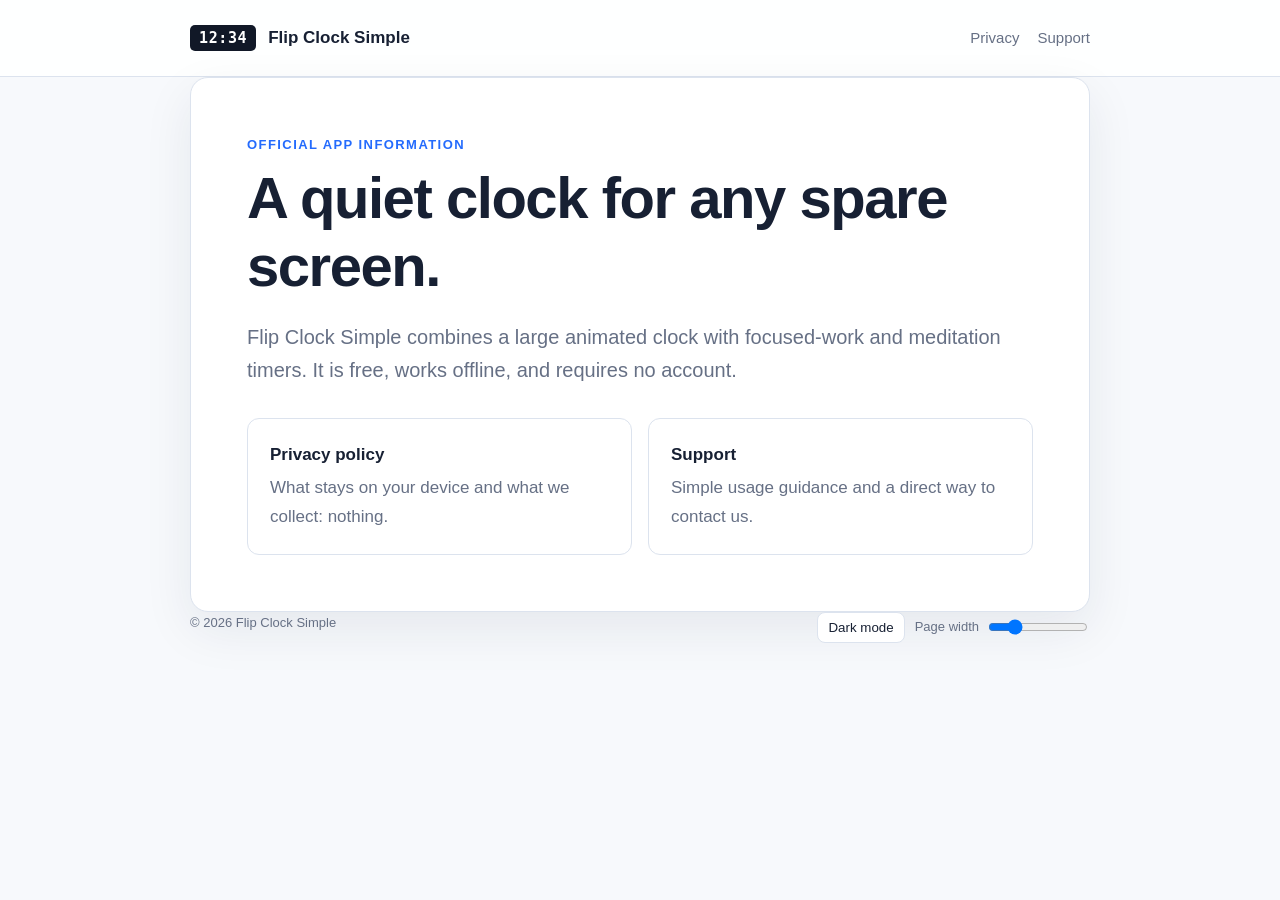
<file: index.html>
<!doctype html>
<html lang="en" data-theme="light">
<head>
  <meta charset="utf-8">
  <meta name="viewport" content="width=device-width, initial-scale=1">
  <meta name="description" content="Official privacy and support information for Flip Clock Simple.">
  <title>Flip Clock Simple</title>
  <link rel="stylesheet" href="styles.css">
</head>
<body>
  <header>
    <div class="shell header-inner">
      <a class="brand" href="index.html"><span class="clock-mark">12:34</span> Flip Clock Simple</a>
      <nav aria-label="Main navigation">
        <a href="privacy.html">Privacy</a>
        <a href="support.html">Support</a>
      </nav>
    </div>
  </header>
  <main class="shell">
    <p class="eyebrow">Official app information</p>
    <h1>A quiet clock for any spare screen.</h1>
    <p class="lede">Flip Clock Simple combines a large animated clock with focused-work and meditation timers. It is free, works offline, and requires no account.</p>
    <div class="card-grid">
      <a class="card" href="privacy.html"><strong>Privacy policy</strong><span>What stays on your device and what we collect: nothing.</span></a>
      <a class="card" href="support.html"><strong>Support</strong><span>Simple usage guidance and a direct way to contact us.</span></a>
    </div>
  </main>
  <footer class="shell">
    <span>© 2026 Flip Clock Simple</span>
    <div class="controls">
      <button type="button" data-theme-toggle>Dark mode</button>
      <label>Page width <input data-width-slider type="range" min="700" max="1600" step="50" value="900"></label>
    </div>
  </footer>
  <script src="site.js"></script>
</body>
</html>
</file>
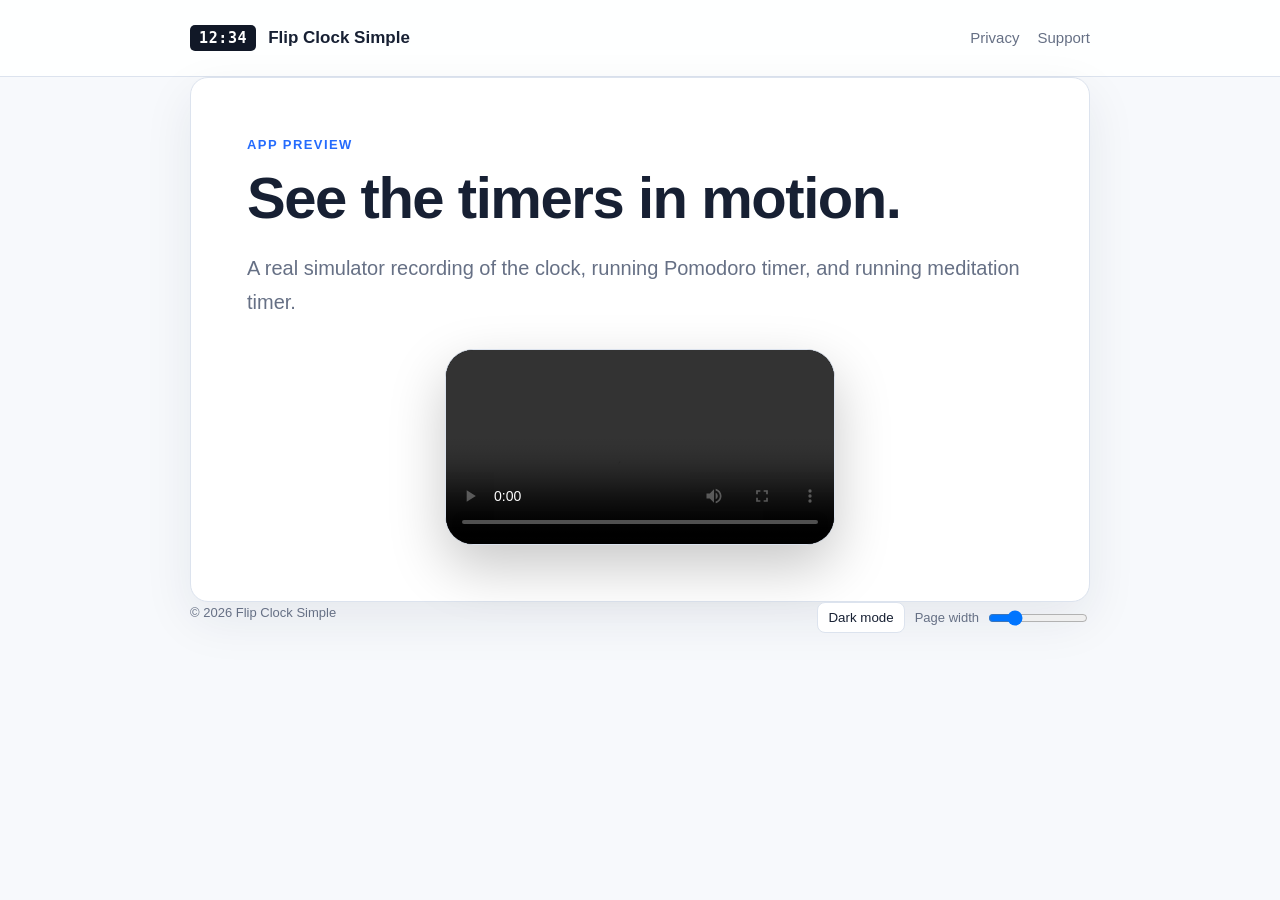
<file: preview.html>
<!doctype html>
<html lang="en" data-theme="light">
<head>
  <meta charset="utf-8">
  <meta name="viewport" content="width=device-width, initial-scale=1">
  <meta name="description" content="App Preview for Flip Clock Simple.">
  <title>Flip Clock Simple — App Preview</title>
  <link rel="stylesheet" href="styles.css">
  <style>
    .preview-frame { max-width: 390px; margin: 30px auto 0; }
    video { display: block; width: 100%; border: 1px solid var(--line); border-radius: 28px; background: #000; box-shadow: 0 22px 55px rgba(0, 0, 0, .22); }
  </style>
</head>
<body>
  <header>
    <div class="shell header-inner">
      <a class="brand" href="index.html"><span class="clock-mark">12:34</span> Flip Clock Simple</a>
      <nav aria-label="Main navigation"><a href="privacy.html">Privacy</a><a href="support.html">Support</a></nav>
    </div>
  </header>
  <main class="shell">
    <p class="eyebrow">App Preview</p>
    <h1>See the timers in motion.</h1>
    <p class="lede">A real simulator recording of the clock, running Pomodoro timer, and running meditation timer.</p>
    <div class="preview-frame">
      <video controls playsinline preload="metadata">
        <source src="flip-clock-simple-preview.mov" type="video/quicktime">
        Your browser does not support this video.
      </video>
    </div>
  </main>
  <footer class="shell">
    <span>© 2026 Flip Clock Simple</span>
    <div class="controls">
      <button type="button" data-theme-toggle>Dark mode</button>
      <label>Page width <input data-width-slider type="range" min="700" max="1600" step="50" value="900"></label>
    </div>
  </footer>
  <script src="site.js"></script>
</body>
</html>
</file>
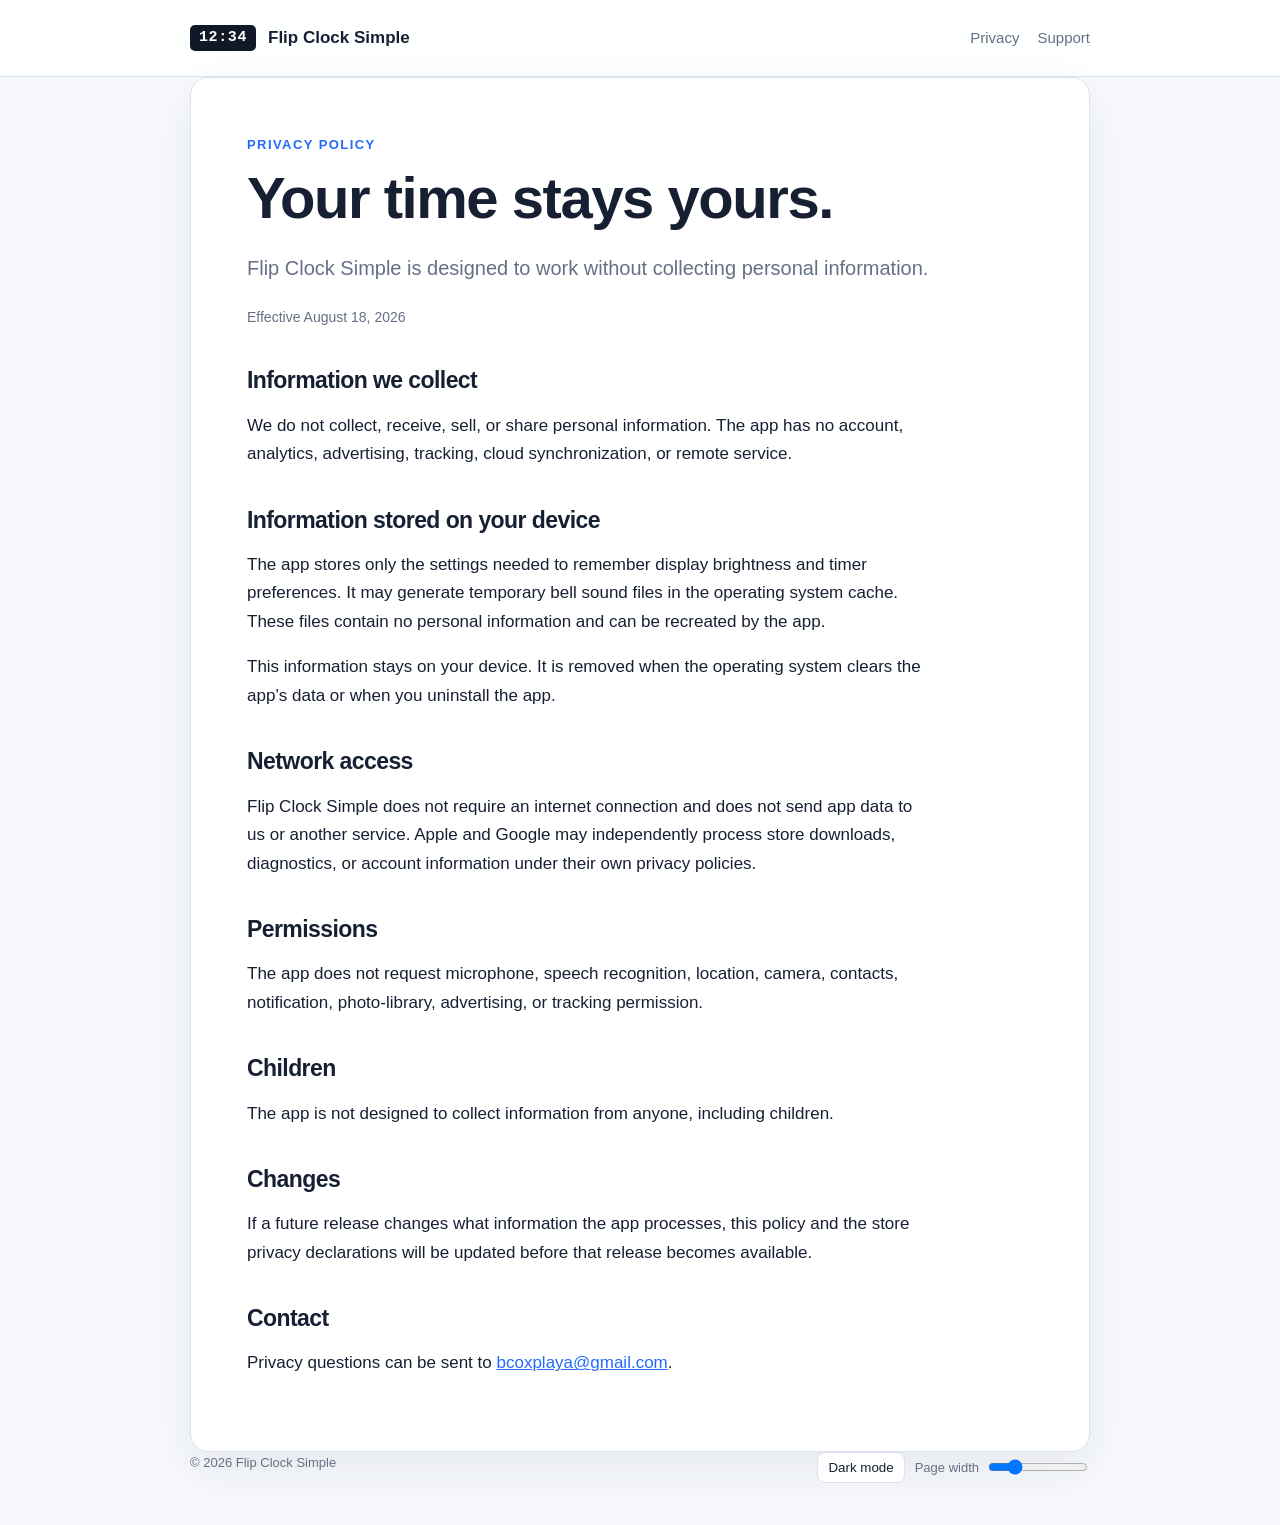
<file: privacy.html>
<!doctype html>
<html lang="en" data-theme="light">
<head>
  <meta charset="utf-8">
  <meta name="viewport" content="width=device-width, initial-scale=1">
  <meta name="description" content="Privacy policy for Flip Clock Simple.">
  <title>Flip Clock Simple — Privacy</title>
  <link rel="stylesheet" href="styles.css">
</head>
<body>
  <header>
    <div class="shell header-inner">
      <a class="brand" href="index.html"><span class="clock-mark">12:34</span> Flip Clock Simple</a>
      <nav aria-label="Main navigation"><a href="privacy.html">Privacy</a><a href="support.html">Support</a></nav>
    </div>
  </header>
  <main class="shell">
    <p class="eyebrow">Privacy policy</p>
    <h1>Your time stays yours.</h1>
    <p class="lede">Flip Clock Simple is designed to work without collecting personal information.</p>
    <p class="meta">Effective August 18, 2026</p>

    <h2>Information we collect</h2>
    <p>We do not collect, receive, sell, or share personal information. The app has no account, analytics, advertising, tracking, cloud synchronization, or remote service.</p>

    <h2>Information stored on your device</h2>
    <p>The app stores only the settings needed to remember display brightness and timer preferences. It may generate temporary bell sound files in the operating system cache. These files contain no personal information and can be recreated by the app.</p>
    <p>This information stays on your device. It is removed when the operating system clears the app’s data or when you uninstall the app.</p>

    <h2>Network access</h2>
    <p>Flip Clock Simple does not require an internet connection and does not send app data to us or another service. Apple and Google may independently process store downloads, diagnostics, or account information under their own privacy policies.</p>

    <h2>Permissions</h2>
    <p>The app does not request microphone, speech recognition, location, camera, contacts, notification, photo-library, advertising, or tracking permission.</p>

    <h2>Children</h2>
    <p>The app is not designed to collect information from anyone, including children.</p>

    <h2>Changes</h2>
    <p>If a future release changes what information the app processes, this policy and the store privacy declarations will be updated before that release becomes available.</p>

    <h2>Contact</h2>
    <p>Privacy questions can be sent to <a href="mailto:bcoxplaya@gmail.com">bcoxplaya@gmail.com</a>.</p>
  </main>
  <footer class="shell">
    <span>© 2026 Flip Clock Simple</span>
    <div class="controls">
      <button type="button" data-theme-toggle>Dark mode</button>
      <label>Page width <input data-width-slider type="range" min="700" max="1600" step="50" value="900"></label>
    </div>
  </footer>
  <script src="site.js"></script>
</body>
</html>
</file>
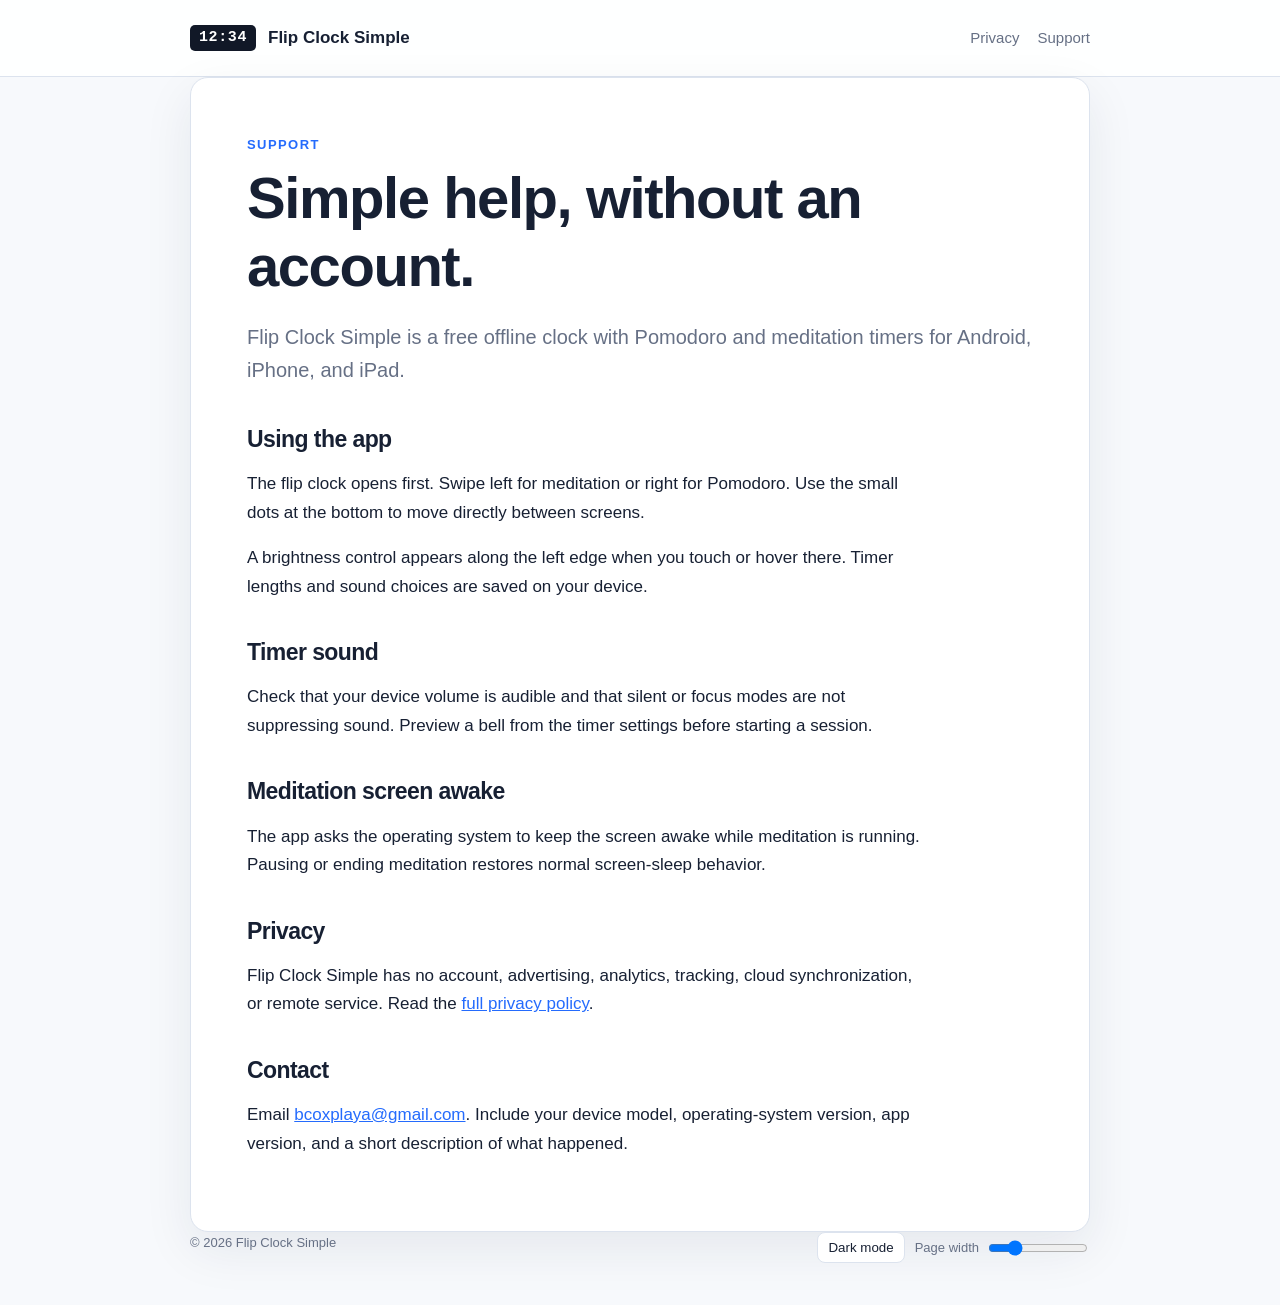
<file: support.html>
<!doctype html>
<html lang="en" data-theme="light">
<head>
  <meta charset="utf-8">
  <meta name="viewport" content="width=device-width, initial-scale=1">
  <meta name="description" content="Support for Flip Clock Simple.">
  <title>Flip Clock Simple — Support</title>
  <link rel="stylesheet" href="styles.css">
</head>
<body>
  <header>
    <div class="shell header-inner">
      <a class="brand" href="index.html"><span class="clock-mark">12:34</span> Flip Clock Simple</a>
      <nav aria-label="Main navigation"><a href="privacy.html">Privacy</a><a href="support.html">Support</a></nav>
    </div>
  </header>
  <main class="shell">
    <p class="eyebrow">Support</p>
    <h1>Simple help, without an account.</h1>
    <p class="lede">Flip Clock Simple is a free offline clock with Pomodoro and meditation timers for Android, iPhone, and iPad.</p>

    <h2>Using the app</h2>
    <p>The flip clock opens first. Swipe left for meditation or right for Pomodoro. Use the small dots at the bottom to move directly between screens.</p>
    <p>A brightness control appears along the left edge when you touch or hover there. Timer lengths and sound choices are saved on your device.</p>

    <h2>Timer sound</h2>
    <p>Check that your device volume is audible and that silent or focus modes are not suppressing sound. Preview a bell from the timer settings before starting a session.</p>

    <h2>Meditation screen awake</h2>
    <p>The app asks the operating system to keep the screen awake while meditation is running. Pausing or ending meditation restores normal screen-sleep behavior.</p>

    <h2>Privacy</h2>
    <p>Flip Clock Simple has no account, advertising, analytics, tracking, cloud synchronization, or remote service. Read the <a href="privacy.html">full privacy policy</a>.</p>

    <h2>Contact</h2>
    <p>Email <a href="mailto:bcoxplaya@gmail.com">bcoxplaya@gmail.com</a>. Include your device model, operating-system version, app version, and a short description of what happened.</p>
  </main>
  <footer class="shell">
    <span>© 2026 Flip Clock Simple</span>
    <div class="controls">
      <button type="button" data-theme-toggle>Dark mode</button>
      <label>Page width <input data-width-slider type="range" min="700" max="1600" step="50" value="900"></label>
    </div>
  </footer>
  <script src="site.js"></script>
</body>
</html>
</file>
<file: styles.css>
:root {
  color-scheme: light;
  --bg: #f7f9fc;
  --surface: #ffffff;
  --text: #172033;
  --muted: #667085;
  --line: #dce3ee;
  --accent: #246bfd;
  --clock: #111827;
  --content-width: 900px;
}

[data-theme="dark"] {
  color-scheme: dark;
  --bg: #0c111b;
  --surface: #151d2b;
  --text: #edf2f7;
  --muted: #a6b0c2;
  --line: #2b374a;
  --accent: #79a3ff;
  --clock: #f8fafc;
}

* { box-sizing: border-box; }

html { background: var(--bg); }

body {
  margin: 0;
  color: var(--text);
  background: var(--bg);
  font: 17px/1.68 -apple-system, BlinkMacSystemFont, "Segoe UI", sans-serif;
}

a { color: var(--accent); }

a:focus-visible, button:focus-visible, input:focus-visible {
  outline: 3px solid color-mix(in srgb, var(--accent) 55%, transparent);
  outline-offset: 3px;
}

.shell {
  width: min(calc(100% - 32px), var(--content-width));
  margin: 0 auto;
}

header {
  border-bottom: 1px solid var(--line);
  background: color-mix(in srgb, var(--surface) 94%, transparent);
}

.header-inner {
  display: flex;
  align-items: center;
  justify-content: space-between;
  gap: 24px;
  min-height: 76px;
}

.brand {
  display: inline-flex;
  align-items: center;
  gap: 12px;
  color: var(--text);
  text-decoration: none;
  font-weight: 720;
}

.clock-mark {
  padding: 5px 9px;
  color: var(--surface);
  background: var(--clock);
  border-radius: 5px;
  font: 700 15px/1.1 ui-monospace, SFMono-Regular, Menlo, monospace;
  letter-spacing: .04em;
}

nav { display: flex; gap: 18px; font-size: 15px; }
nav a { color: var(--muted); text-decoration: none; }
nav a:hover { color: var(--text); }

main {
  margin: 48px auto 72px;
  padding: clamp(28px, 5vw, 56px);
  border: 1px solid var(--line);
  border-radius: 18px;
  background: var(--surface);
  box-shadow: 0 18px 50px rgba(25, 42, 70, .08);
}

.eyebrow {
  margin: 0 0 8px;
  color: var(--accent);
  font-size: 13px;
  font-weight: 750;
  letter-spacing: .11em;
  text-transform: uppercase;
}

h1, h2 { line-height: 1.18; letter-spacing: -.025em; }
h1 { margin: 0 0 14px; font-size: clamp(36px, 6vw, 58px); }
h2 { margin: 38px 0 10px; font-size: 23px; }
p, ul { max-width: 72ch; }
.lede { color: var(--muted); font-size: 20px; }
.meta { color: var(--muted); font-size: 14px; }

.card-grid {
  display: grid;
  grid-template-columns: repeat(auto-fit, minmax(230px, 1fr));
  gap: 16px;
  margin-top: 30px;
}

.card {
  display: block;
  padding: 22px;
  border: 1px solid var(--line);
  border-radius: 12px;
  color: var(--text);
  text-decoration: none;
}
.card:hover { border-color: var(--accent); }
.card strong { display: block; margin-bottom: 5px; }
.card span { color: var(--muted); }

footer {
  display: flex;
  flex-wrap: wrap;
  justify-content: space-between;
  gap: 18px;
  padding: 0 0 42px;
  color: var(--muted);
  font-size: 13px;
}

.controls { display: flex; align-items: center; gap: 10px; }
.controls button {
  padding: 7px 10px;
  border: 1px solid var(--line);
  border-radius: 8px;
  color: var(--text);
  background: var(--surface);
  cursor: pointer;
}
.controls label { display: inline-flex; align-items: center; gap: 7px; }
.controls input { width: 100px; }

@media (max-width: 640px) {
  .header-inner { align-items: flex-start; flex-direction: column; padding: 18px 0; }
  main { margin-top: 24px; padding: 26px 22px; border-radius: 14px; }
  footer { align-items: flex-start; flex-direction: column; }
}
</file>
